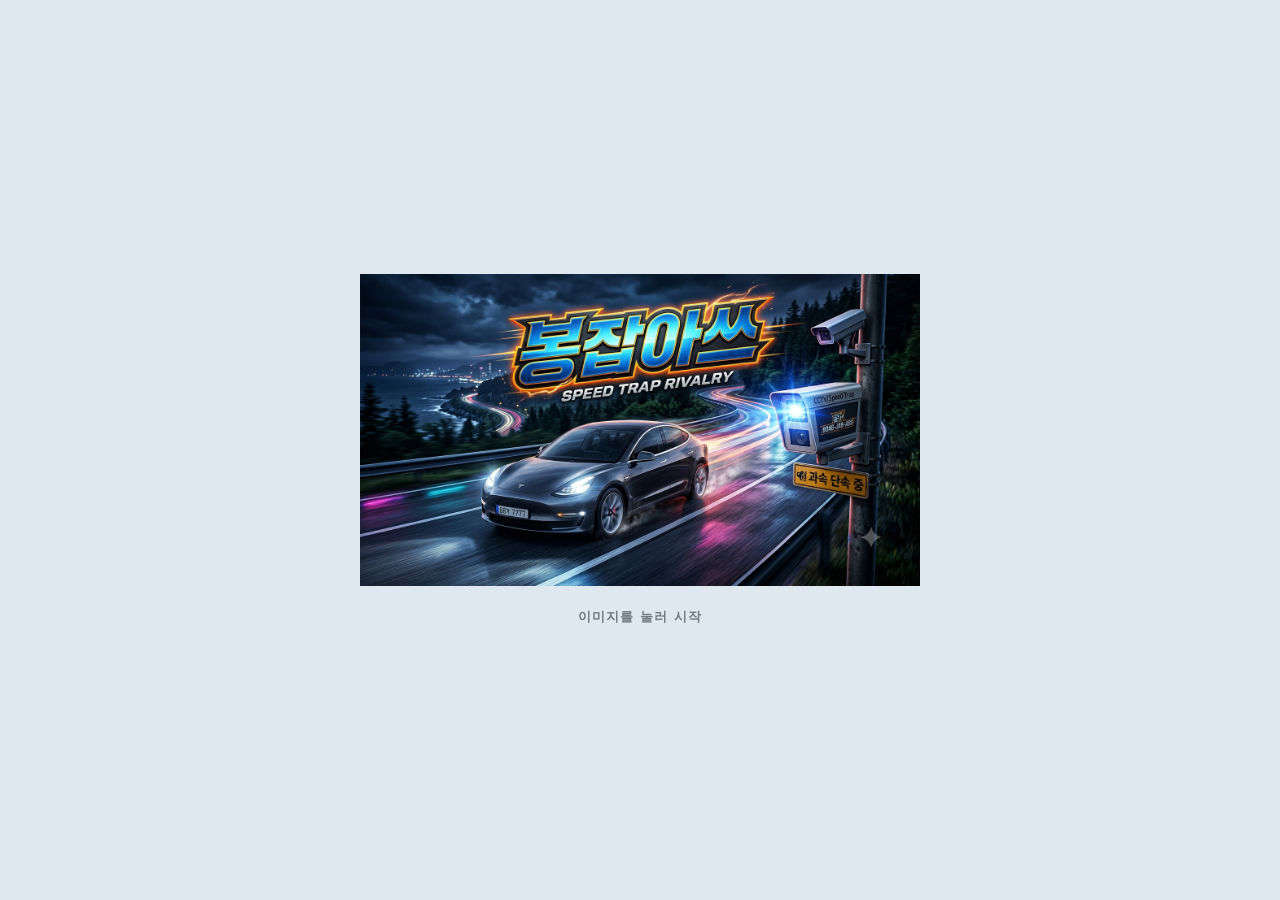
<file: index.html>
<!doctype html>
<html lang="ko"><head><meta charset="UTF-8"><meta name="viewport" content="width=device-width,initial-scale=1,maximum-scale=1,user-scalable=no"><title>봉잡아쓰</title><link rel="stylesheet" href="./style.css"></head>
<body><main class="title-screen"><div class="title-menu"><a class="title-link" href="./game.html" aria-label="봉잡아쓰 게임 시작"><img class="title-image" src="./1789634969857.png" alt="봉잡아쓰"></a><p class="title-hint">이미지를 눌러 시작</p></div></main></body></html>
</file>
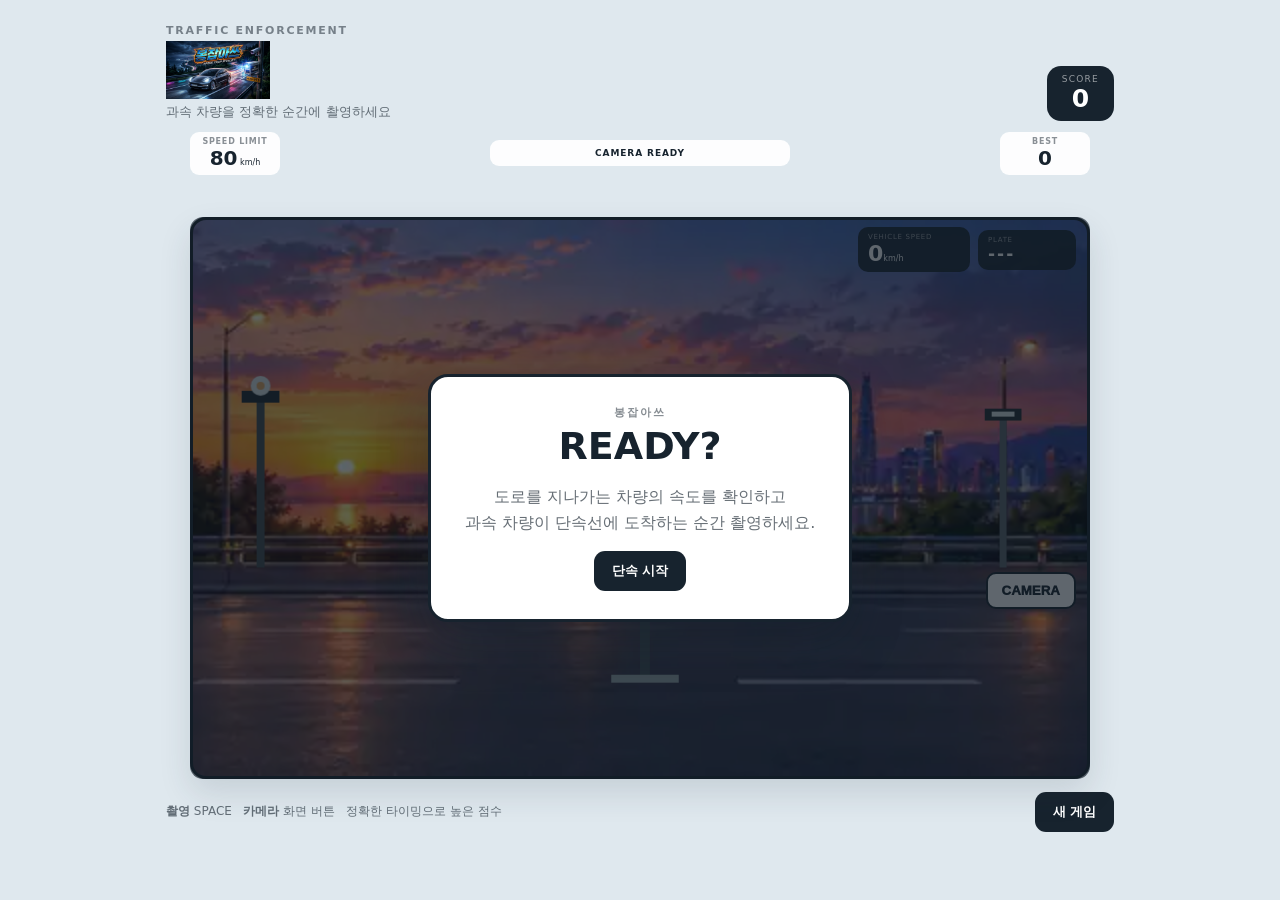
<file: game.html>
<!doctype html>
<html lang="ko"><head><meta charset="UTF-8"><meta name="viewport" content="width=device-width,initial-scale=1,maximum-scale=1,user-scalable=no"><title>봉잡아쓰</title><link rel="stylesheet" href="./style.css"><link rel="stylesheet" href="./notice-theme.css"></head>
<body><main class="app"><header><div><p class="eyebrow">TRAFFIC ENFORCEMENT</p><img class="title-image" src="./1789634969857.png" alt="봉잡아쓰"><p class="subtitle">과속 차량을 정확한 순간에 촬영하세요</p></div><div class="score-box"><span>SCORE</span><strong id="score">0</strong></div></header><section class="game-wrap"><canvas id="game" width="900" height="560"></canvas><div class="hud"><div><b>SPEED LIMIT</b><strong id="limit">80</strong><small> km/h</small></div><div id="status">CAMERA READY</div><div><b>BEST</b><strong id="best">0</strong></div></div><div class="camera-ui"><div class="speed-readout"><span>VEHICLE SPEED</span><strong id="speed">0</strong><small>km/h</small></div><div class="target-readout"><span>PLATE</span><strong id="plate">---</strong></div><button id="flashBtn">CAMERA</button></div><div class="overlay" id="overlay"><div class="card"><p class="eyebrow">봉잡아쓰</p><h2 id="overlayTitle">READY?</h2><p id="overlayText">도로를 지나가는 차량의 속도를 확인하고<br>과속 차량이 단속선에 도착하는 순간 촬영하세요.</p><button id="startBtn">단속 시작</button></div></div><div class="evidence" id="evidence"><div class="evidence-card"><div class="evidence-head"><div><p class="eyebrow">봉잡아쓰 교통단속센터</p><h2 id="evidenceTitle">과속 단속 결과</h2></div><div class="evidence-time" id="evidenceTime">CAM-01</div></div><div class="notice-warning">자동 무인단속 촬영자료 · 게임 내 가상 통지서</div><div class="photo-frame"><canvas id="evidenceCanvas" width="720" height="410"></canvas><div class="photo-stamp" id="photoStamp">단속 촬영자료</div></div><div class="evidence-data"><div><span>위반 차량</span><strong id="evidenceVehicle">MODEL 3</strong></div><div><span>차량 번호</span><strong id="evidencePlate">---</strong></div><div><span>측정 속도</span><strong><i id="evidenceSpeed">0</i> km/h</strong></div><div><span>제한 속도</span><strong><i id="evidenceLimit">0</i> km/h</strong></div><div><span>촬영 정확도</span><strong id="evidenceTiming">--</strong></div></div><p class="evidence-note" id="evidenceNote">단속선 통과 시점의 촬영자료를 기준으로 위반 여부를 판정합니다.</p><button id="continueBtn">다음 차량</button></div></div></section><div class="controls"><p><b>촬영</b> SPACE &nbsp; <b>카메라</b> 화면 버튼 &nbsp; 정확한 타이밍으로 높은 점수</p><button class="small-btn" id="resetBtn">새 게임</button></div></main><script src="./game-background-data.js"></script><script src="./game-background.js"></script><script src="./evidence-framing.js"></script><script src="./game.js"></script><script src="./vehicle-sprites.js"></script></body></html>
</file>
<file: style.css>
*{box-sizing:border-box}html,body{margin:0;min-height:100%;font-family:Inter,system-ui,sans-serif;background:#dfe8ee;color:#17232e}body{display:flex;justify-content:center}.app{width:min(100%,980px);padding:24px 16px 30px}.title-screen{width:100%;min-height:100vh;display:flex;align-items:center;justify-content:center;padding:24px}.title-menu{text-align:center}.title-link{display:inline-block;cursor:pointer}.title-screen .title-image{display:block;width:min(560px,82vw);max-width:none;height:auto;object-fit:contain;transition:transform .16s ease,filter .16s ease}.title-link:hover .title-image{transform:scale(1.03);filter:brightness(1.03)}.title-link:active .title-image{transform:scale(.98)}.title-hint{margin:18px 0 0;font-size:13px;font-weight:900;letter-spacing:.08em;opacity:.55}header{display:flex;justify-content:space-between;align-items:end;margin-bottom:14px}.eyebrow{margin:0 0 4px;font-size:11px;font-weight:900;letter-spacing:.16em;opacity:.52}.title-image{display:block;width:auto;max-width:min(340px,70vw);height:58px;object-fit:contain;object-position:left center;margin:0}.subtitle{margin:4px 0 0;opacity:.62;font-size:13px}.score-box{background:#17232e;color:#fff;border-radius:14px;padding:8px 15px;text-align:center}.score-box span{display:block;font-size:9px;opacity:.55;letter-spacing:.14em}.score-box strong{font-size:25px}.game-wrap{position:relative;width:900px;max-width:100%;margin:96px auto 0}.game-wrap canvas{display:block;width:100%;height:auto;border:3px solid #17232e;border-radius:16px;box-shadow:0 14px 32px #26384622;touch-action:none;background:#89969f}.hud{position:absolute;top:-84px;left:0;right:0;height:40px;display:flex;justify-content:space-between;align-items:center;gap:8px;pointer-events:none}.hud>div{background:#ffffffee;padding:5px 10px;border-radius:9px;text-align:center;min-width:90px}.hud b{display:block;font-size:8px;opacity:.5;letter-spacing:.1em}.hud strong{font-size:20px}.hud small{font-size:8px}.hud #status{font-size:9px;font-weight:900;letter-spacing:.1em;padding:8px 12px;flex:1;max-width:300px}.camera-ui{position:absolute;top:10px;left:auto;right:14px;bottom:auto;display:flex;align-items:center;justify-content:flex-end;gap:8px;pointer-events:none}.speed-readout,.target-readout{background:#17232eee;color:#fff;border-radius:10px;padding:6px 10px;min-width:112px}.speed-readout span,.target-readout span{display:block;font-size:7px;opacity:.55;letter-spacing:.1em}.speed-readout strong{font-size:22px}.speed-readout small{font-size:8px}.target-readout{min-width:98px}.target-readout strong{font-size:17px;letter-spacing:.12em}.camera-ui button{pointer-events:auto;position:absolute;right:0;top:calc(100% + 300px);border:2px solid #17232e;border-radius:10px;background:#fff;color:#17232e;padding:9px 14px;font-weight:1000;cursor:pointer}.camera-ui button:active{transform:scale(.96)}.overlay{position:absolute;inset:0;border-radius:13px;background:#101a24aa;display:flex;align-items:center;justify-content:center}.overlay.hidden{display:none}.card{background:#fff;border:3px solid #17232e;border-radius:20px;padding:28px 34px;text-align:center;box-shadow:0 18px 50px #17232e44}.card h2{font-size:38px;margin:4px 0 10px}.card p:not(.eyebrow){line-height:1.6;opacity:.65}.card button,.small-btn{border:0;border-radius:11px;background:#17232e;color:#fff;padding:11px 18px;font-weight:900;cursor:pointer}.evidence{position:fixed;inset:0;border-radius:0;background:#10161dcc;display:none;align-items:center;justify-content:center;padding:12px;z-index:100}.evidence.show{display:flex}.evidence-card{width:min(760px,96vw);max-height:94vh;overflow:auto;background:#f5f7f7;border:3px solid #17232e;border-radius:18px;padding:14px;box-shadow:0 22px 60px #0008}.evidence-head{display:flex;justify-content:space-between;align-items:start;margin-bottom:8px}.evidence-head h2{margin:0;font-size:26px;letter-spacing:-.04em}.evidence-time{font:900 10px ui-monospace,monospace;opacity:.5}.photo-frame{position:relative;background:#1c2428;border:2px solid #17232e;border-radius:10px;overflow:hidden}.photo-frame canvas{width:100%;height:auto;border:0;border-radius:0;box-shadow:none}.photo-stamp{position:absolute;right:10px;top:10px;padding:5px 8px;border:1px solid #fff9;color:#fff;background:#17232eaa;font:900 9px ui-monospace,monospace;letter-spacing:.08em}.evidence-data{display:grid;grid-template-columns:repeat(5,1fr);gap:6px;margin-top:8px}.evidence-data>div{background:#e5eaec;border-radius:8px;padding:7px}.evidence-data span{display:block;font-size:7px;font-weight:900;letter-spacing:.1em;opacity:.48}.evidence-data strong{display:block;margin-top:3px;font-size:13px}.evidence-data i{font-style:normal}.evidence-note{margin:8px 0;font-size:10px;opacity:.62}.evidence-card>button{width:100%;border:0;border-radius:10px;background:#17232e;color:#fff;padding:10px;font-weight:900;cursor:pointer}.controls{display:flex;justify-content:space-between;align-items:center;margin-top:12px}.controls p{font-size:12px;opacity:.62}@media(max-width:600px){.app{padding:8px 5px 10px}.title-screen{padding:16px}.title-screen .title-image{width:88vw}.title-hint{font-size:11px;margin-top:14px}.title-image{height:46px;max-width:65vw}.subtitle{font-size:11px}.controls p{font-size:9px}.score-box{padding:5px 8px}.game-wrap{margin-top:80px}.hud{top:-70px;height:30px;gap:3px}.hud>div{min-width:0;flex:1;padding:3px 3px}.hud strong{font-size:13px}.hud b{font-size:6px}.hud small{font-size:7px}.hud #status{font-size:6px;padding:5px 3px;max-width:none}.camera-ui{top:7px;right:7px;bottom:auto;gap:3px}.speed-readout{min-width:64px;padding:3px 5px}.speed-readout span,.target-readout span{font-size:5px}.speed-readout strong{font-size:16px}.target-readout{min-width:58px;padding:3px 5px}.target-readout strong{font-size:11px}.camera-ui button{right:0;top:calc(100% + 170px);padding:6px 7px;font-size:9px}.card{padding:16px 16px}.card h2{font-size:24px}.card p:not(.eyebrow){font-size:11px}.evidence{padding:6px}.evidence-card{width:96vw;max-height:94vh;padding:8px;border-width:2px}.evidence-head{margin-bottom:5px}.evidence-head h2{font-size:17px}.evidence-time{font-size:8px}.photo-stamp{right:4px;top:4px;padding:2px 4px;font-size:6px}.evidence-data{gap:3px;margin-top:4px}.evidence-data>div{padding:4px}.evidence-data span{font-size:5px}.evidence-data strong{font-size:9px}.evidence-note{margin:4px 0;font-size:8px}.evidence-card>button{padding:7px;font-size:10px}.controls{margin-top:5px}}
</file>
<file: notice-theme.css>
.evidence{background:rgba(25,30,34,.82);backdrop-filter:blur(2px)}
.evidence-card{background:#f8f8f5;border:1px solid #8d8d88;border-radius:2px;padding:0;box-shadow:0 18px 50px rgba(0,0,0,.5);overflow:auto}
.evidence-head{margin:0;padding:16px 18px 12px;border-bottom:3px solid #30302d;background:#f3f3ef;position:relative}
.evidence-head:before{content:'교통법규 위반 사실 통지';display:block;font-size:10px;font-weight:900;letter-spacing:.12em;color:#666;margin-bottom:5px}
.evidence-head .eyebrow{margin:0 0 3px;font-size:9px;color:#555;opacity:1;letter-spacing:.08em}
.evidence-head h2{font-size:25px;letter-spacing:-.06em;color:#1f1f1d}
.evidence-time{color:#555;opacity:1;font-size:9px}
.photo-frame{margin:12px 14px 0;border:1px solid #555;border-radius:0;background:#ddd;box-shadow:inset 0 0 0 4px #ecece8}
.photo-stamp{right:8px;top:8px;border:1px solid rgba(255,255,255,.75);border-radius:0;background:rgba(30,35,37,.78);font-size:8px}
.evidence-data{margin:12px 14px 0;grid-template-columns:repeat(2,1fr);gap:0;border-top:1px solid #777;border-left:1px solid #777}
.evidence-data>div{background:#fff;border-radius:0;padding:9px 10px;border-right:1px solid #777;border-bottom:1px solid #777}
.evidence-data>div:first-child{grid-column:span 2;background:#efefeb}
.evidence-data span{font-size:7px;color:#666;opacity:1;letter-spacing:.08em}
.evidence-data strong{font-size:14px;color:#171715}
.evidence-note{margin:12px 14px 10px;padding:9px 10px;background:#eee;border-left:4px solid #4a4a46;font-size:10px;opacity:1;color:#383835}
.evidence-card>button{margin:0 14px 14px;width:calc(100% - 28px);border-radius:2px;background:#30302d;padding:11px;font-size:12px}
.notice-label{font-size:8px;font-weight:900;letter-spacing:.1em;color:#777}
.notice-warning{margin:0 14px;padding:7px 9px;background:#e5e5df;border:1px solid #aaa;font-size:9px;font-weight:800;color:#3b3b38}
@media(max-width:600px){.evidence-head{padding:11px 12px 9px}.evidence-head h2{font-size:18px}.photo-frame{margin:8px 8px 0}.evidence-data{margin:8px 8px 0}.evidence-note{margin:8px 8px}.evidence-card>button{margin:0 8px 8px;width:calc(100% - 16px)}.notice-warning{margin:0 8px}}
</file>
